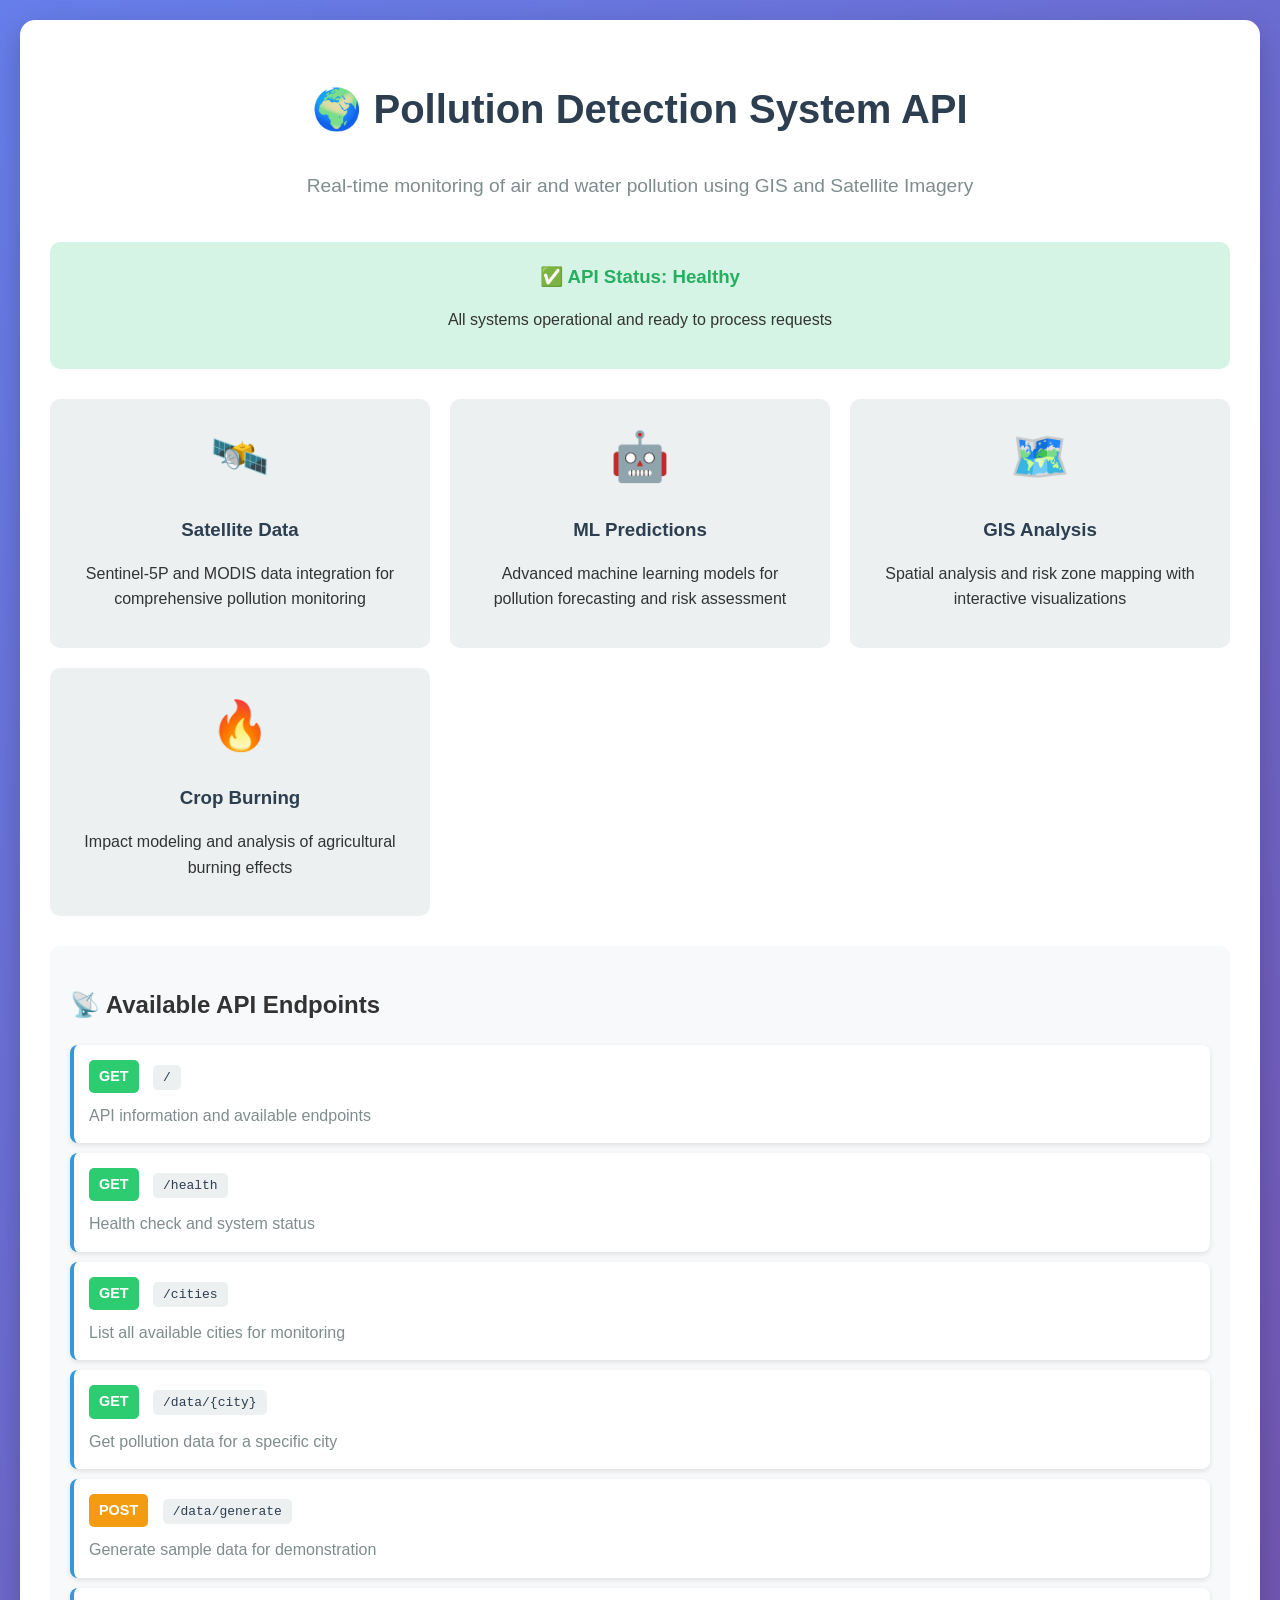
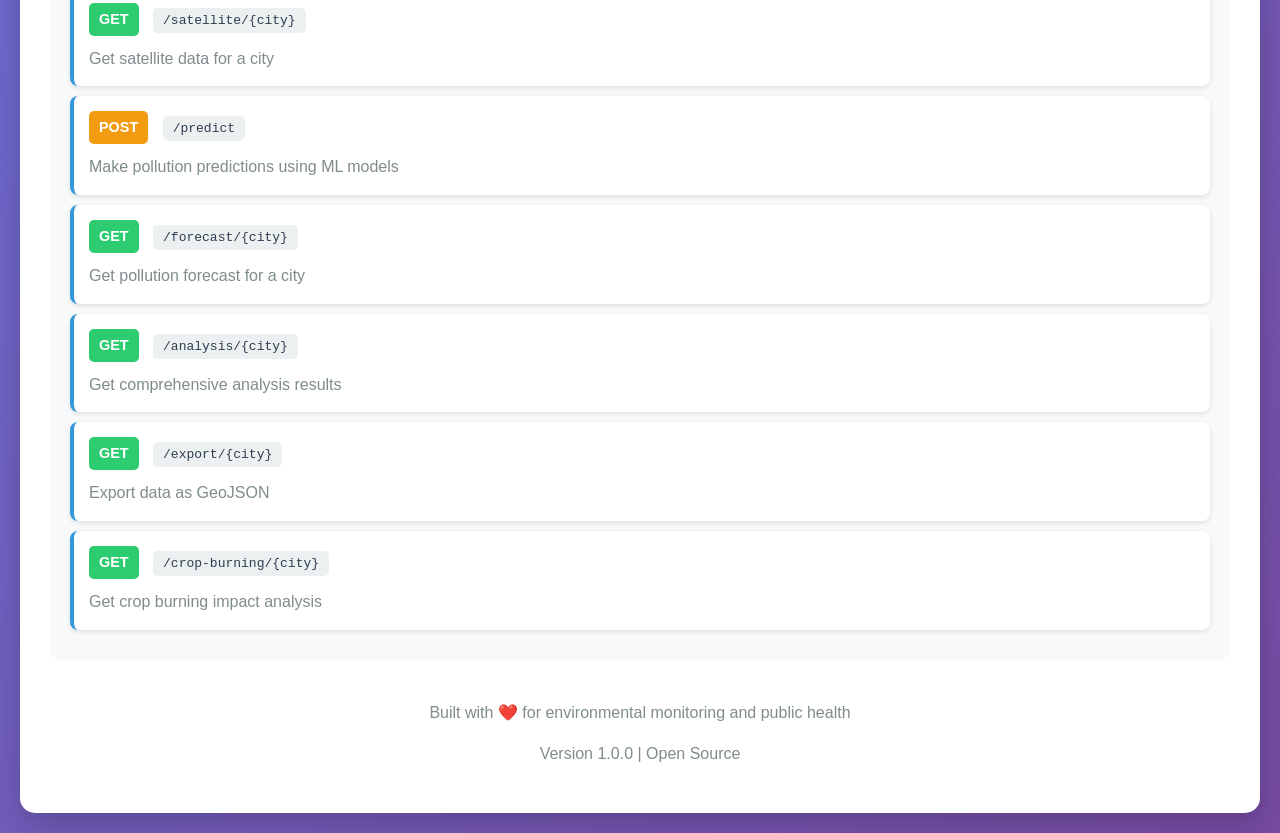
<file: templates/index.html>
<!DOCTYPE html>
<html lang="en">
<head>
    <meta charset="UTF-8">
    <meta name="viewport" content="width=device-width, initial-scale=1.0">
    <title>Pollution Detection System API</title>
    <style>
        body {
            font-family: 'Segoe UI', Tahoma, Geneva, Verdana, sans-serif;
            line-height: 1.6;
            margin: 0;
            padding: 20px;
            background: linear-gradient(135deg, #667eea 0%, #764ba2 100%);
            color: #333;
            min-height: 100vh;
        }
        .container {
            max-width: 1200px;
            margin: 0 auto;
            background: white;
            padding: 30px;
            border-radius: 15px;
            box-shadow: 0 10px 30px rgba(0,0,0,0.2);
        }
        h1 {
            text-align: center;
            color: #2c3e50;
            margin-bottom: 30px;
            font-size: 2.5em;
        }
        .subtitle {
            text-align: center;
            color: #7f8c8d;
            margin-bottom: 40px;
            font-size: 1.2em;
        }
        .endpoints {
            background: #f8f9fa;
            padding: 20px;
            border-radius: 10px;
            margin: 20px 0;
        }
        .endpoint {
            background: white;
            padding: 15px;
            margin: 10px 0;
            border-radius: 8px;
            border-left: 4px solid #3498db;
            box-shadow: 0 2px 5px rgba(0,0,0,0.1);
        }
        .method {
            display: inline-block;
            padding: 5px 10px;
            border-radius: 5px;
            font-weight: bold;
            font-size: 0.9em;
            margin-right: 10px;
        }
        .get { background: #2ecc71; color: white; }
        .post { background: #f39c12; color: white; }
        .endpoint-url {
            font-family: monospace;
            background: #ecf0f1;
            padding: 5px 10px;
            border-radius: 5px;
            color: #2c3e50;
        }
        .description {
            margin-top: 10px;
            color: #7f8c8d;
        }
        .features {
            display: grid;
            grid-template-columns: repeat(auto-fit, minmax(300px, 1fr));
            gap: 20px;
            margin: 30px 0;
        }
        .feature {
            background: #ecf0f1;
            padding: 20px;
            border-radius: 10px;
            text-align: center;
        }
        .feature-icon {
            font-size: 3em;
            margin-bottom: 15px;
        }
        .feature h3 {
            color: #2c3e50;
            margin-bottom: 10px;
        }
        .status {
            text-align: center;
            padding: 20px;
            background: #d5f4e6;
            border-radius: 10px;
            margin: 20px 0;
        }
        .status h3 {
            color: #27ae60;
            margin: 0;
        }
    </style>
</head>
<body>
    <div class="container">
        <h1>🌍 Pollution Detection System API</h1>
        <p class="subtitle">Real-time monitoring of air and water pollution using GIS and Satellite Imagery</p>
        
        <div class="status">
            <h3>✅ API Status: Healthy</h3>
            <p>All systems operational and ready to process requests</p>
        </div>

        <div class="features">
            <div class="feature">
                <div class="feature-icon">🛰️</div>
                <h3>Satellite Data</h3>
                <p>Sentinel-5P and MODIS data integration for comprehensive pollution monitoring</p>
            </div>
            <div class="feature">
                <div class="feature-icon">🤖</div>
                <h3>ML Predictions</h3>
                <p>Advanced machine learning models for pollution forecasting and risk assessment</p>
            </div>
            <div class="feature">
                <div class="feature-icon">🗺️</div>
                <h3>GIS Analysis</h3>
                <p>Spatial analysis and risk zone mapping with interactive visualizations</p>
            </div>
            <div class="feature">
                <div class="feature-icon">🔥</div>
                <h3>Crop Burning</h3>
                <p>Impact modeling and analysis of agricultural burning effects</p>
            </div>
        </div>

        <div class="endpoints">
            <h2>📡 Available API Endpoints</h2>
            
            <div class="endpoint">
                <span class="method get">GET</span>
                <span class="endpoint-url">/</span>
                <div class="description">API information and available endpoints</div>
            </div>
            
            <div class="endpoint">
                <span class="method get">GET</span>
                <span class="endpoint-url">/health</span>
                <div class="description">Health check and system status</div>
            </div>
            
            <div class="endpoint">
                <span class="method get">GET</span>
                <span class="endpoint-url">/cities</span>
                <div class="description">List all available cities for monitoring</div>
            </div>
            
            <div class="endpoint">
                <span class="method get">GET</span>
                <span class="endpoint-url">/data/{city}</span>
                <div class="description">Get pollution data for a specific city</div>
            </div>
            
            <div class="endpoint">
                <span class="method post">POST</span>
                <span class="endpoint-url">/data/generate</span>
                <div class="description">Generate sample data for demonstration</div>
            </div>
            
            <div class="endpoint">
                <span class="method get">GET</span>
                <span class="endpoint-url">/satellite/{city}</span>
                <div class="description">Get satellite data for a city</div>
            </div>
            
            <div class="endpoint">
                <span class="method post">POST</span>
                <span class="endpoint-url">/predict</span>
                <div class="description">Make pollution predictions using ML models</div>
            </div>
            
            <div class="endpoint">
                <span class="method get">GET</span>
                <span class="endpoint-url">/forecast/{city}</span>
                <div class="description">Get pollution forecast for a city</div>
            </div>
            
            <div class="endpoint">
                <span class="method get">GET</span>
                <span class="endpoint-url">/analysis/{city}</span>
                <div class="description">Get comprehensive analysis results</div>
            </div>
            
            <div class="endpoint">
                <span class="method get">GET</span>
                <span class="endpoint-url">/export/{city}</span>
                <div class="description">Export data as GeoJSON</div>
            </div>
            
            <div class="endpoint">
                <span class="method get">GET</span>
                <span class="endpoint-url">/crop-burning/{city}</span>
                <div class="description">Get crop burning impact analysis</div>
            </div>
        </div>

        <div style="text-align: center; margin-top: 40px; color: #7f8c8d;">
            <p>Built with ❤️ for environmental monitoring and public health</p>
            <p>Version 1.0.0 | Open Source</p>
        </div>
    </div>
</body>
</html>
</file>
